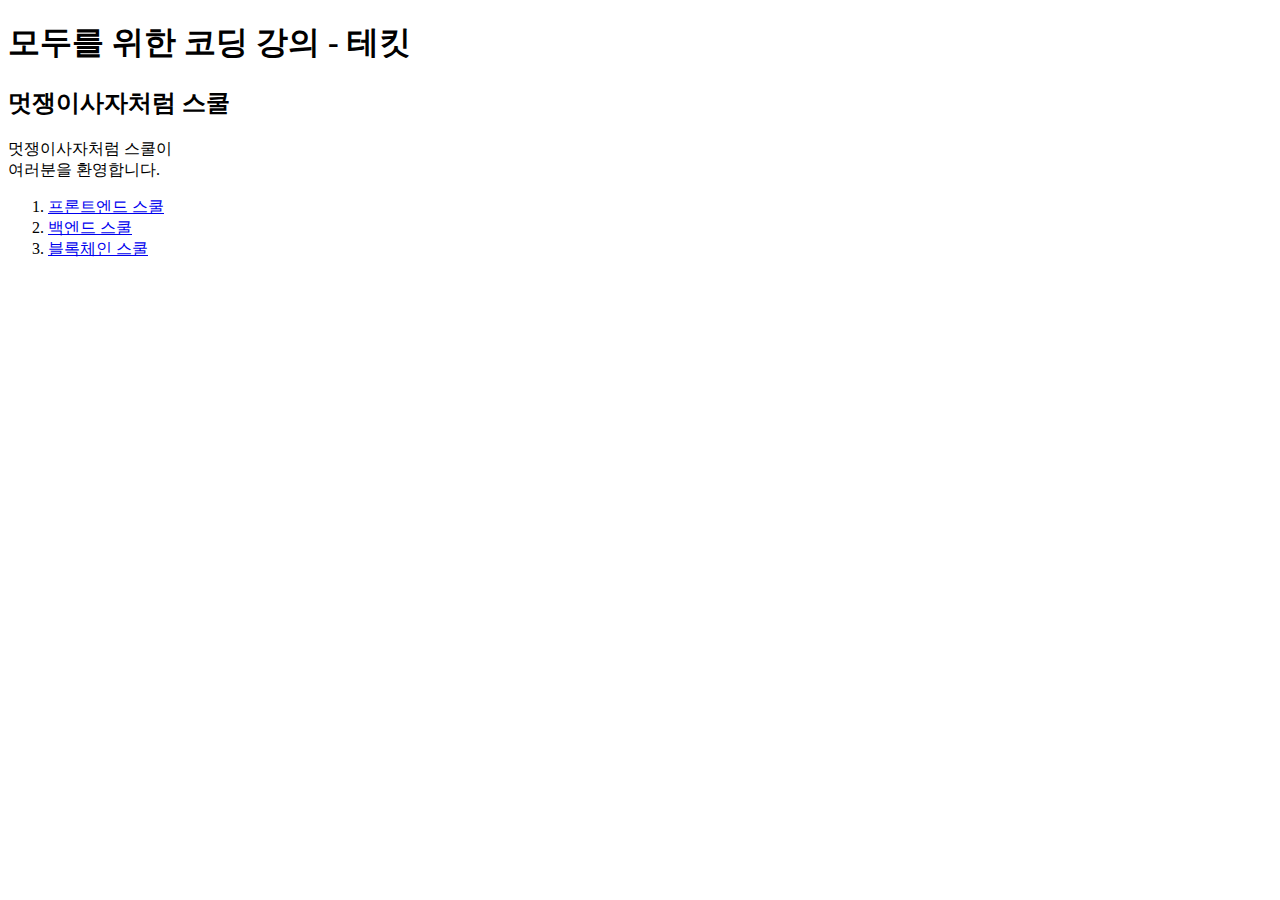
<file: W2/index.html>
<!DOCTYPE html>
<html lang="ko">

<head>
    <meta charset="UTF-8">
    <meta http-equiv="X-UA-Compatible" content="IE=edge">
    <meta name="viewport" content="width=device-width, initial-scale=1.0">
    <title>멋쟁이사자처럼:)</title>
</head>

<body>

    <!-- <표제> -->
    <h1>모두를 위한 코딩 강의 - 테킷</h1>

    <!-- <부제> -->
    <div>
        <h2>멋쟁이사자처럼 스쿨</h2>

        <p>멋쟁이사자처럼 스쿨이<br>여러분을 환영합니다.</p>

        <!-- <p>임금님 귀는 당나귀 귀!</p> -->

        <ol>
            <li>
                <a href="https://techit.education/school/kdt-frontend-6th">
                    프론트엔드 스쿨

                </a>
            </li>
            <li>
                <a href="https://techit.education/school/kdt-backend-3rd" target="_blank">

                    백엔드 스쿨
                </a>
            </li>

            <li>
                <a href="#">
                    블록체인 스쿨
            </li>
        </ol>
    </div>

</body>

</html>
</file>
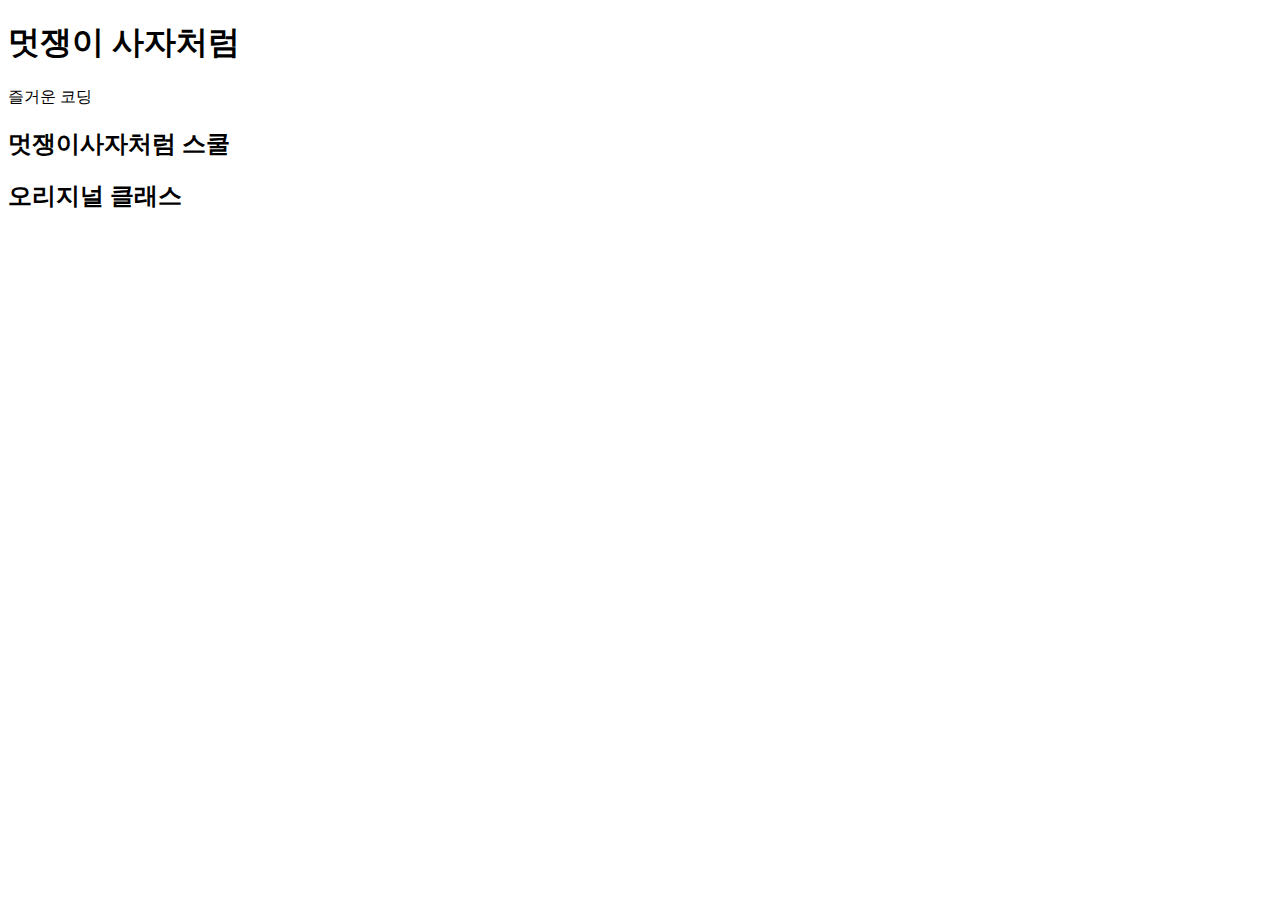
<file: W3/index.html>
<!DOCTYPE html>
<html lang="en">

<head>
    <meta charset="UTF-8">
    <meta http-equiv="X-UA-Compatible" content="IE=edge">
    <meta name="viewport" content="width=device-width, initial-scale=1.0">
    <title>Document</title>

    <link rel="stylesheet" href="./style.css" </head>

<body>

        <h1> 멋쟁이 사자처럼 </h1>
        <div>
            <p class = "coding"> 즐거운 코딩 </p>
            <h2 class = "coding"> 멋쟁이사자처럼 스쿨</h2>
            <h2 id = "original"> 오리지널 클래스</h2>
        </div>
</body>

</html>
</file>
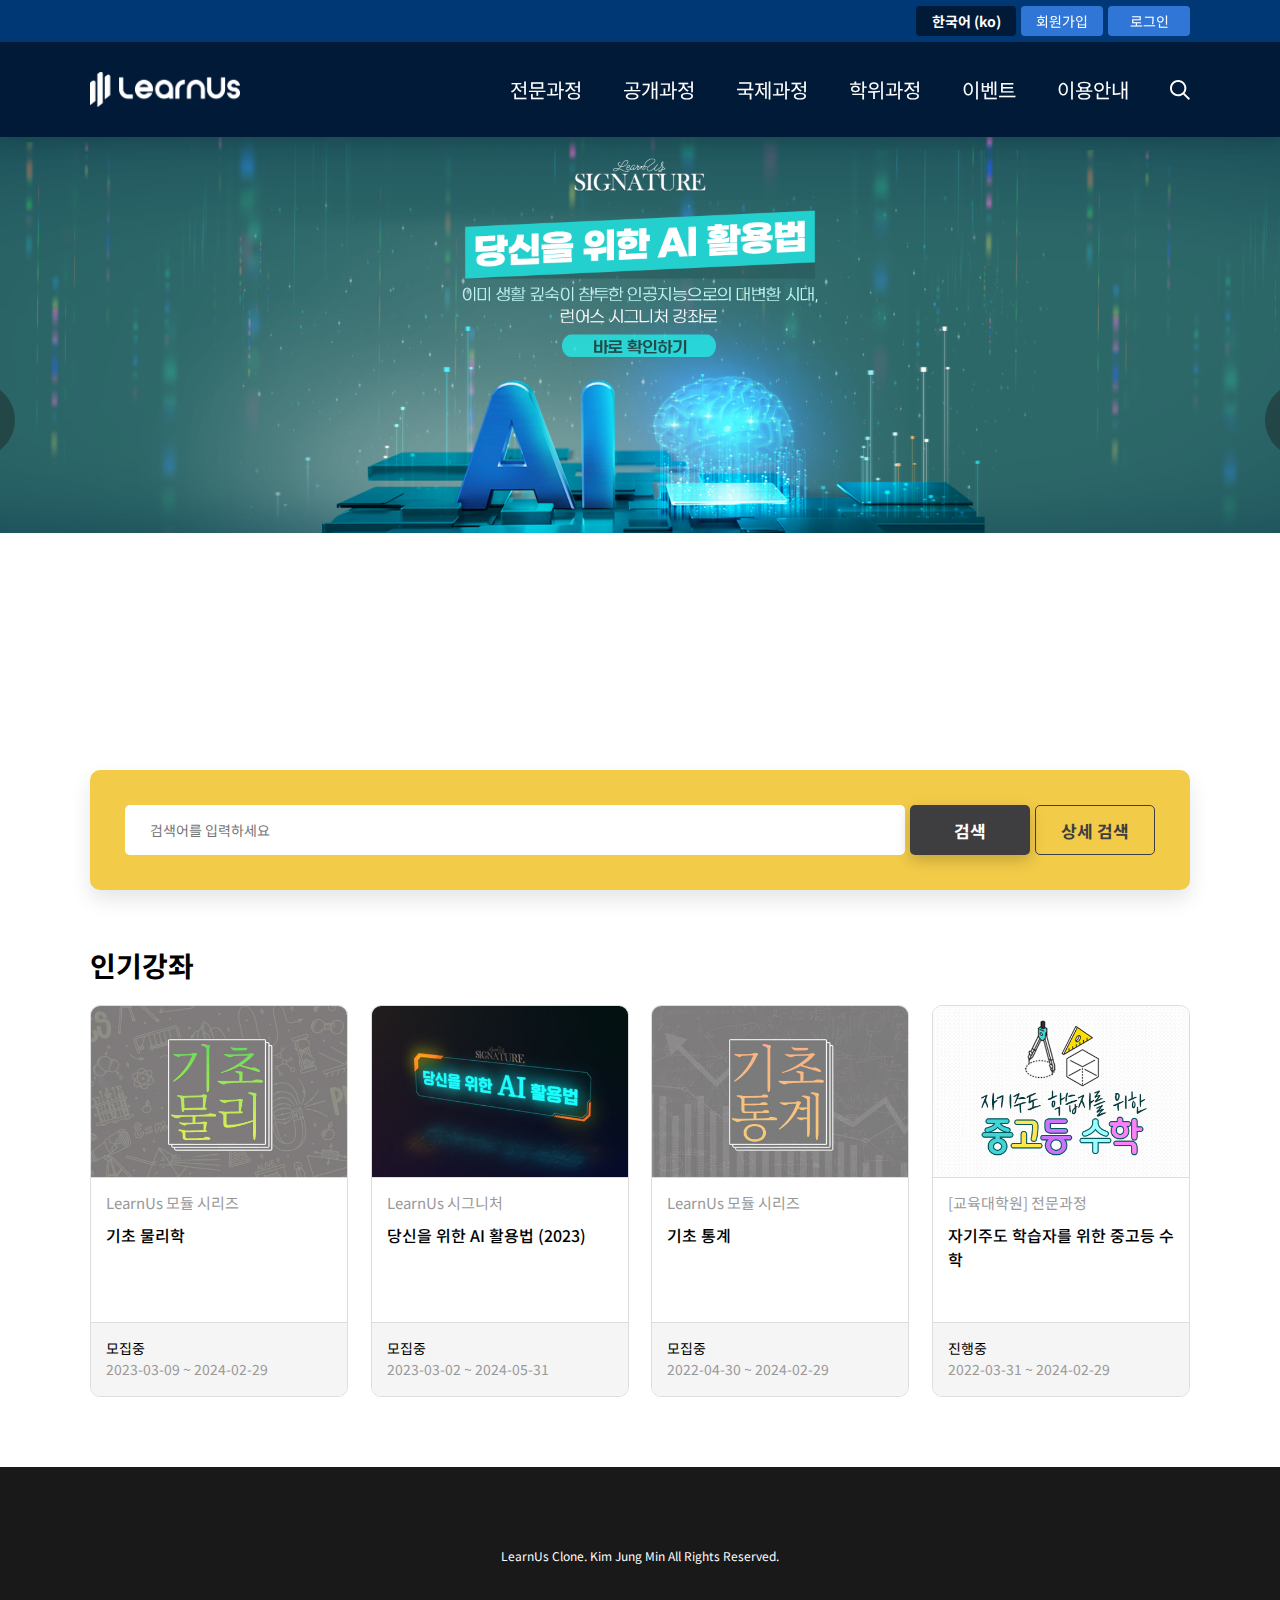
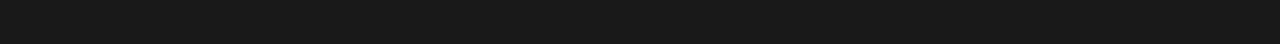
<file: Learnusipnida/learnus_2.html>
<!DOCTYPE html>
<html lang="en">
<head>
    <meta charset="UTF-8">
    <meta http-equiv="X-UA-Compatible" content="IE=edge">
    <meta name="viewport" content="width=device-width, initial-scale=1.0">
    <link rel="stylesheet" href="learnus_2.css">
    <title>런어스 따라하기</title>
    <style>
        @import url('https://fonts.googleapis.com/css2?family=Noto+Sans+KR:wght@100;300;400;500;700;900&display=swap');
    </style>
</head>

<body>
    <div class="nav-bar">

        <div class="login-box">
            <section class="button-area">
                <select class="lng-select">
                    <option value="korean">한국어 (ko)</option>
                    <option value="english">English (eng)</option>
                </select>
                <button>회원가입</button>
                <button>로그인</button>
            </section>
        </div>

    
        <section class="menu-area">
            <img class="logo" src="logo.png">
            <div class="menu">
                <p>전문과정</p>
                <p>공개과정</p>
                <p>국제과정</p>
                <p>학위과정</p>
                <p>이벤트</p>
                <p>이용안내</p>
                <img src="search.svg" width="20" height="20">
            </div>
        </section>

    </div>


    <div class="main">

        <div class="main-banner">
            <section class="drct-button">
                <button><img src="arrow_left.svg"></button>
                <button><img src="arrow_right.svg"></button>
            </section>
            <img class="banner-image" src="banner.png" width="100%">
        </div>

        <div class="search-box">
            <input class="search-input" type="text" id="search" name="search" placeholder="검색어를 입력하세요">
            <button class="search-button">검색</button>
            <button class="detail-search-button">상세 검색</button>
        </div>

        <div class="block-area">
            <h2>인기강좌</h2>
            <section class="flex-container">
                <article class="class-box">
                    <img src="thumbnail_1.jpg">
                    <div class="class-main-content">
                        <p class="box-dscr">LearnUs 모듈 시리즈</p>
                        <h3 class="box-title">기초 물리학</h3>
                    </div>
                    <div class="class-status">
                        <p class="status-now">모집중</p>
                        <p class="status-date">2023-03-09 ~ 2024-02-29</p>
                    </div>
                </article>

                <article class="class-box">
                    <img src="thumbnail_2.jpg">
                    <div class="class-main-content">
                        <p class="box-dscr">LearnUs 시그니처</p>
                        <h3 class="box-title">당신을 위한 AI 활용법 (2023)</h3>
                    </div>
                    <div class="class-status">
                        <p class="status-now">모집중</p>
                        <p class="status-date">2023-03-02 ~ 2024-05-31</p>
                    </div>
                </article>

                <article class="class-box">
                    <img src="thumbnail_3.jpg">
                    <div class="class-main-content">
                        <p class="box-dscr">LearnUs 모듈 시리즈</p>
                        <h3 class="box-title">기초 통계</h3>
                    </div>
                    <div class="class-status">
                        <p class="status-now">모집중</p>
                        <p class="status-date">2022-04-30 ~ 2024-02-29</p>
                    </div>
                </article>

                <article class="class-box">
                    <img src="thumbnail_4.jpg">
                    <div class="class-main-content">
                        <p class="box-dscr">[교육대학원] 전문과정</p>
                        <h3 class="box-title">자기주도 학습자를 위한 중고등 수학</h3>
                    </div>
                    <div class="class-status">
                        <p class="status-now">진행중</p>
                        <p class="status-date">2022-03-31 ~ 2024-02-29</p>
                    </div>
                </article>
            </section>
        </div>
    </div>

    <footer>
        LearnUs Clone. Kim Jung Min All Rights Reserved.
    </footer>
</body>
</html>
</file>
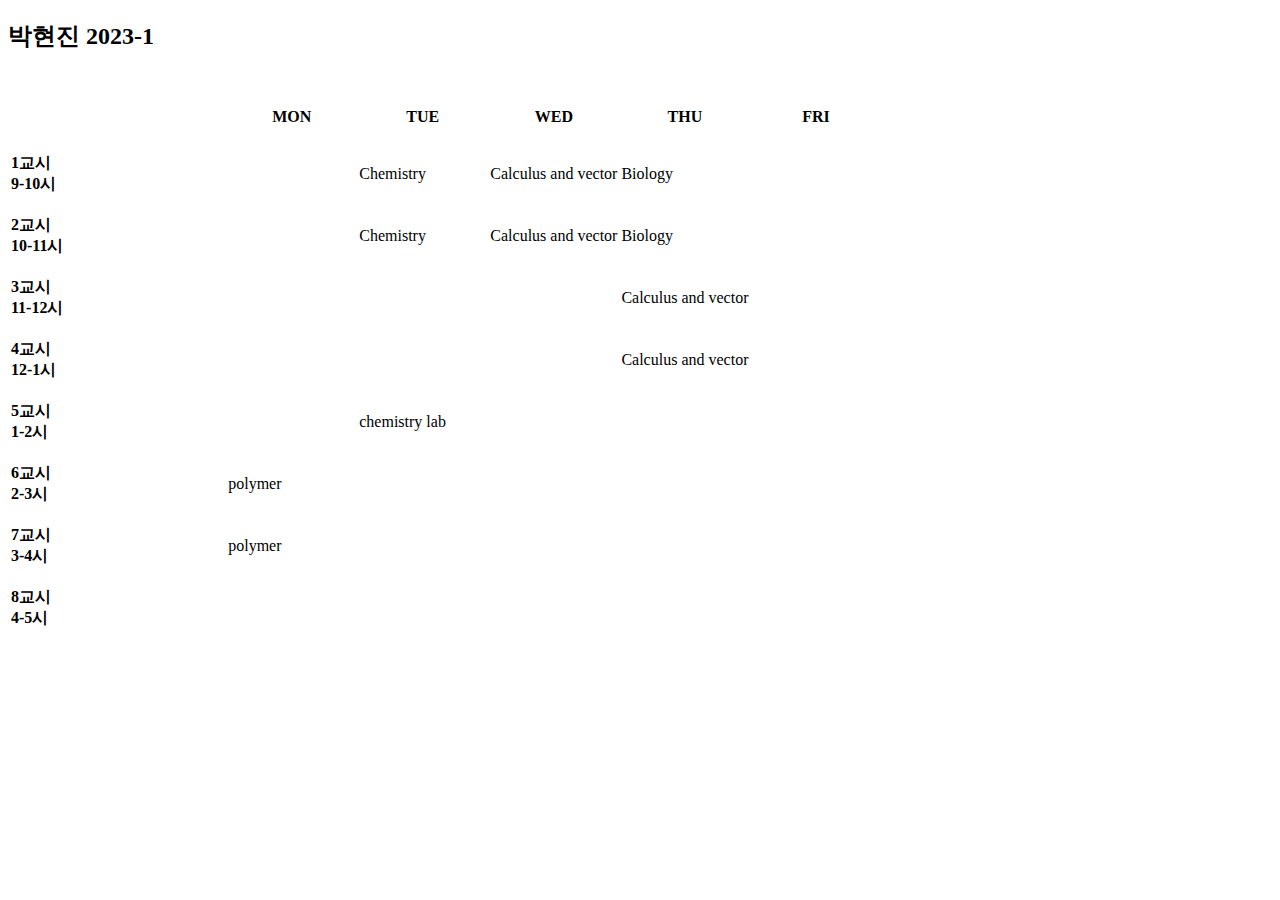
<file: W2/timetable.html>
<!DOCTYPE html>
<html lang="en">
<head>
    <meta charset="UTF-8">
    <meta http-equiv="X-UA-Compatible" content="IE=edge">
    <meta name="viewport" content="width=device-width, initial-scale=1.0">
    <title>Schedule</title>
</head>
<body>
    </head>
    <body>
        <h2>박현진 2023-1</h2>
        <br>
        <table>
            <thead>
                <tr style="height: 50px">
                    <th></th>
                    <th style="width: 15%">MON</th>
                    <th style="width: 15%">TUE</th>
                    <th style="width: 15%">WED</th>
                    <th style="width: 15%">THU</th>
                    <th style="width: 15%">FRI</th>
                </tr>
            </thead>
            <tbody>
                <tr style="height: 60px">
                    <td><b>1교시<br>9-10시</b></td>
                    <td></td>
                    <td>Chemistry</td>
                    <td>Calculus and vector</td>
                    <td>Biology</td>
                    <td></td>
                </tr>
                <tr style="height: 60px">
                    <td><b>2교시<br>10-11시</b></td>
                    <td></td>
                    <td>Chemistry</td>
                    <td>Calculus and vector</td>
                    <td>Biology</td>
                    <td></td>      
                </tr>
                <tr style="height: 60px">
                    <td><b>3교시<br>11-12시</b></td>
                    <td></td>
                    <td></td>
                    <td></td>
                    <td>Calculus and vector</td>
                    <td></td>    
                </tr>
                <tr style="height: 60px">
                    <td><b>4교시<br>12-1시</b></td>
                    <td></td>
                    <td></td>
                    <td></td>
                    <td>Calculus and vector</td>
                    <td></td>
                </tr>
                <tr style="height: 60px">
                    <td><b>5교시<br>1-2시</b></td>
                    <td></td>
                    <td>chemistry lab</td>
                    <td></td>
                    <td></td>
                    <td></td>
                </tr>
                <tr style="height: 60px">
                    <td><b>6교시<br>2-3시</b></td>
                    <td>polymer</td>
                    <td></td>
                </tr>
                <tr style="height: 60px">
                    <td><b>7교시<br>3-4시</b></td>
                    <td>polymer</td>
                    <td></td>
                    <td></td>
                    <td></td>
                    <td></td>
                </tr>
                <tr style="height: 60px">
                    <td><b>8교시<br>4-5시</b></td>
                    <td></td>
                    <td></td>
                    <td></td>
                    <td></td>
                </tr>
            </tbody>
        </table>
</body>
</html>
</file>
<file: W3/style.css>
/* h2.coding {
    color: brown;
} */

div {
    box-sizing: content-box;
}
</file>
<file: Learnusipnida/learnus_2.css>
* {
    font-family: 'Noto Sans KR', sans-serif;
    margin: 0;
    padding: 0; /*브라우저별로 기본값으로 적용된 margin과 padding을 초기화*/
    box-sizing: border-box;
}

.nav-bar{
    width: 100%;
    background-color: #001A38;
    box-shadow: 0 3px 20px rgba(0, 0, 0, 0.16);
    position: fixed;
    top: 0;
    left: 0;
    display: flex;
    flex-direction: column;
    z-index: 1; /*nav-bar를 전면으로 꺼내 다른 요소 뒤로 들어가 가려지는 것 방지*/
}


.login-box{
    width: 100%;
    background-color: #003875;
    padding-top: 6px;
    padding-bottom: 6px;
    display: flex;
    justify-content: center;
}

.button-area{
    width: 1100px;
    display: flex;
    justify-content: flex-end;
}


.lng-select{
    box-sizing: border-box;
    width: 100px;
    height: 30px;
    background-color: #001A38;
    color: white;
    border-radius: 4px;
    text-align-last: center;
    text-align: center;
    border: none;
    appearance: none;
    font-size: 14px;
    font-weight: bold;
}

.button-area > button{
    box-sizing: border-box;
    width: 82px;
    height: 30px;
    background-color: #3076D6;
    color: white;
    border-radius: 4px;
    padding: auto;
    margin-left: 5px;
    border: none;
    font-size: 14px;
    font-weight: 400;
}


.menu-area{
    width: 1100px;
    margin-right: auto;
    margin-left: auto;
    margin-top: 30px;
    margin-bottom: 30px;
    display: flex;
    justify-content: space-between;
}

.menu{
    display: flex;
    justify-content: space-between;
    align-items: center;
    width: 680px;
}

.menu > p{
    font-size: 20px;
    font-weight: 400;
    color: white;
}

.logo{
    width: 150px;
    height: 35px;
}

.main{
    margin-top: 120px;
}

.main-banner{
    position: relative; /*자식 요소의 position을 absolute로 줄 경우, 기준이 되는 부모 요소는 relative를 주어 일종의 기준임을 선언*/
    height: 600px;
}


.drct-button{
    position: absolute; /*위치 기준을 .main-banner로*/
    top: 50%;
    left: 50%; /*main-banner의 높이와 너비의 절반 길이만큼 위치 이동. 이때, 위치 이동의 기준점은 좌상단 꼭짓점*/
    transform: translate(-50%, -50%); /*요소의 좌상단 꼭짓점을 기준으로 요소의 보이는 상태를 이동하여 중앙으로 보정*/
    width: 1400px;
    display: flex;
    justify-content: space-between;
}

.drct-button > button{
    width: 75px;
    height: 75px;
    border-radius: 100px;
    padding: 25px;
    border: none;
    background-color: #191919;
    opacity: 40%;
}


.search-box{
    background-color: #F2CB49;
    width: 1100px;
    height: 120px;
    margin-left: auto;
    margin-right: auto;
    margin-top: 50px;
    padding-left: 35px;
    padding-right: 35px;
    border-radius: 10px;
    display: flex;
    justify-content: space-between;
    align-items: center;
    box-shadow: 0 10px 20px 0 rgba(0, 0, 0, 0.1);
}

.search-input{
    width: 780px;
    height: 50px;
    border-radius: 5px;
    background-color: white;
    font-size: 14px;
    padding-left: 25px;
    padding-right: 25px;
    border: none;
}

.search-button{
    width: 120px;
    height: 50px;
    border-radius: 5px;
    background-color: #3E3E40;
    color: white;
    box-shadow: 0 5px 15px 0 rgba(0, 0, 0, 0.2);
    padding-left: 10px;
    padding-right: 10px;
    border: none;
    font-size: 17px;
    font-weight: bold;
}

.detail-search-button{
    width: 120px;
    height: 50px;
    border: 1px solid #3E3E40;
    border-radius: 5px;
    background-color: transparent;
    color: #3E3E40;
    font-size: 17px;
    font-weight: bold;
}


.block-area{
    width: 1100px;
    margin-left: auto;
    margin-right: auto;
    margin-top: 55px;
}

h2{
    font-size: 28px;
    margin-bottom: 20px;
}

.flex-container{
    display: flex;
    justify-content: space-between;
    align-content: center;
    align-items: center;
}

.class-box{
    border: 1px solid #DDDDDD;
    border-radius: 10px;
    width: 258px;
    overflow: hidden; /*둥근 모서리 바깥으로 이미지가 넘치지 않도록 함*/
}

.class-box > img{
    border-bottom: 1px solid #DDDDDD;
    width: 100%;
    object-fit: cover; /*이미지가 비율 유지하면서 컨테이너에 꽉 차도록*/
}

.class-main-content{
    padding-left: 15px;
    padding-right: 15px;
    border-bottom: 1px solid #DDDDDD;
    height: 140px;
}

.box-dscr{
    font-size: 15px;
    color: #999999;
    line-height: 40px;
}

.box-title{
    font-size: 16px;
    font-weight: 500;
}

.class-status{
    padding-left: 15px;
    padding-right: 15px;
    padding-top: 10px;
    padding-bottom: 20px;
    background-color: #F5F5F5;
}

.status-now{
    font-size: 14px;
    font-weight: medium;
    line-height: 30px;
}

.status-date{
    font-size: 14px;
    color: #999999;
    line-height: 13px;
}

footer{
    background-color: #191919;
    color: white;
    text-align: center;
    padding: 80px;
    margin-top: 70px;
    font-size: 12px;
}
</file>
